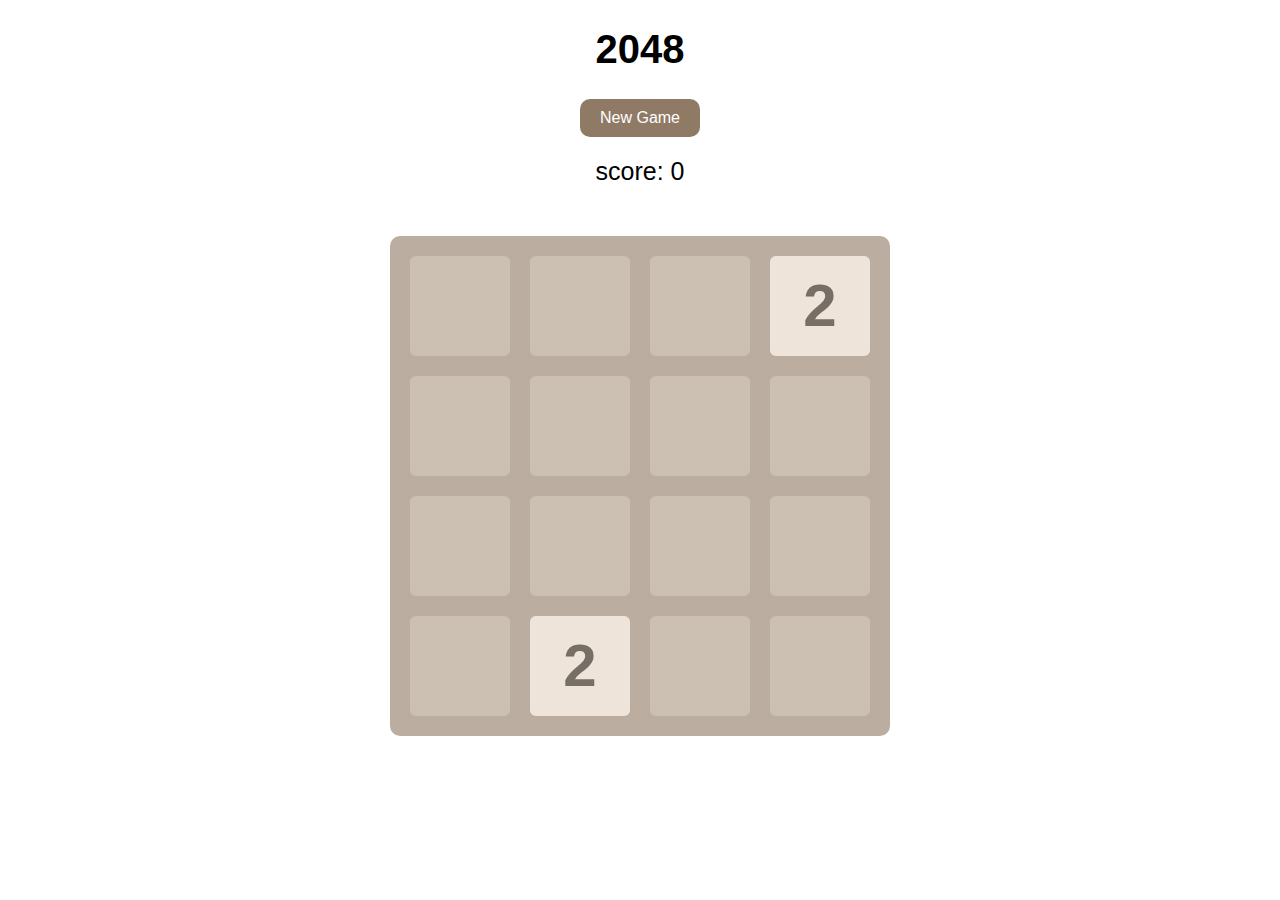
<file: 2048/index.html>
<!DOCTYPE html>
<html lang="en">
<head>
    <meta charset="UTF-8">
    <title>2048</title>
    <link rel="stylesheet" type="text/css" href="2048.css"/>

    <script type="text/javascript" src="jquery1.8.3.js"></script>
    <script type="text/javascript" src="support2048.js"></script>
    <script type="text/javascript" src="showanimation2048.js"></script>
    <script type="text/javascript" src="main2048.js"></script>
</head>
<body>
<header>
    <h1>2048</h1>
    <a href="javascript:newGame();" id="newGameButton">New Game</a>
    <p><span id="score">score:0</span></p>
</header>

<div id="grid-container">
    <div class="grid-cell" id="grid-cell-0-0"></div>
    <div class="grid-cell" id="grid-cell-0-1"></div>
    <div class="grid-cell" id="grid-cell-0-2"></div>
    <div class="grid-cell" id="grid-cell-0-3"></div>

    <div class="grid-cell" id="grid-cell-1-0"></div>
    <div class="grid-cell" id="grid-cell-1-1"></div>
    <div class="grid-cell" id="grid-cell-1-2"></div>
    <div class="grid-cell" id="grid-cell-1-3"></div>

    <div class="grid-cell" id="grid-cell-2-0"></div>
    <div class="grid-cell" id="grid-cell-2-1"></div>
    <div class="grid-cell" id="grid-cell-2-2"></div>
    <div class="grid-cell" id="grid-cell-2-3"></div>

    <div class="grid-cell" id="grid-cell-3-0"></div>
    <div class="grid-cell" id="grid-cell-3-1"></div>
    <div class="grid-cell" id="grid-cell-3-2"></div>
    <div class="grid-cell" id="grid-cell-3-3"></div>
</div>
</body>
</html>
</file>
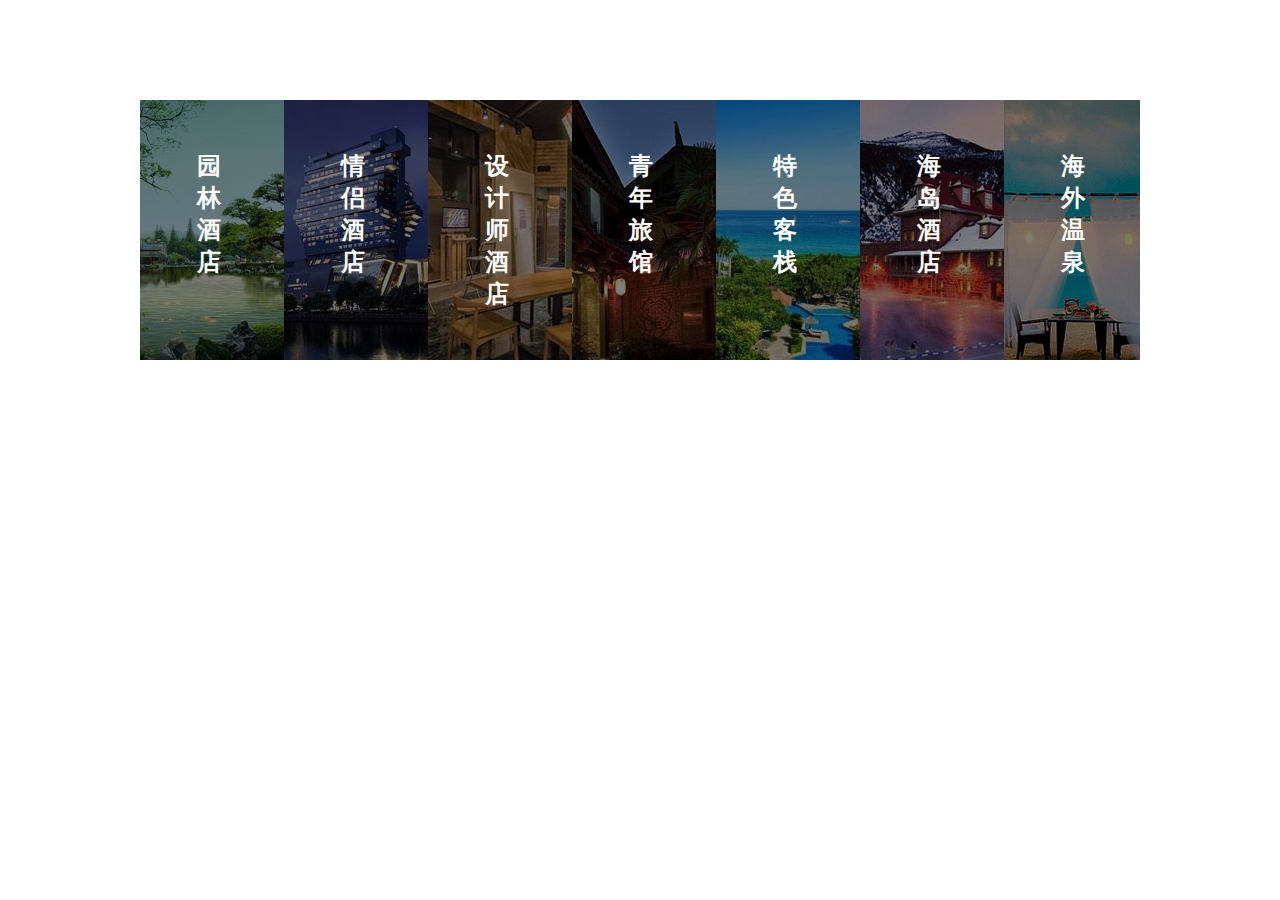
<file: 手风琴效果/index.html>
<!DOCTYPE html>
<html lang="en">
<head>
    <meta charset="UTF-8">
    <title>图片切换</title>
    <link rel="stylesheet" href="css/main.css"/>
</head>
<body>
<div id="box">
    <ul>
        <li>
            <!--图片-->
            <div class="img" style="background-image: url('images/1.jpg')"></div>
            <!--遮罩-->
            <div class="shadow"><h2>园林酒店</h2></div>
        </li>
        <li>
            <div class="img" style="background-image: url('images/2.jpg')"></div>
            <div class="shadow"><h2>情侣酒店</h2></div>
        </li>
        <li>
            <div class="img" style="background-image: url('images/3.jpg')"></div>
            <div class="shadow"><h2>设计师酒店</h2></div>
        </li>
        <li>
            <div class="img" style="background-image: url('images/4.jpg')"></div>
            <div class="shadow"><h2>青年旅馆</h2></div>
        </li>
        <li>
            <div class="img" style="background-image: url('images/5.jpg')"></div>
            <div class="shadow"><h2>特色客栈</h2></div>
        </li>
        <li>
            <div class="img" style="background-image: url('images/6.jpg')"></div>
            <div class="shadow"><h2>海岛酒店</h2></div>
        </li>
        <li>
            <div class="img" style="background-image: url('images/7.jpg')"></div>
            <div class="shadow"><h2>海外温泉</h2></div>
        </li>
    </ul>

</div>
<script src="js/jquery-1.11.1.min.js"></script>
<script>
    //alert($);
    $("#box ul li").hover(function () {//鼠标悬停事件
        $(this).stop().animate({"width": "400px"}, 200, function () {
            $(this).css({
                "border-left": "1px solid #fff",
                "border-right": "1px solid #fff"
            });
        });
        $(this).siblings().stop().animate({"width": "101px"}, 200);
        $(this).find(".shadow").hide();
    }, function () {//鼠标移出
        $("#box ul li").stop().animate({"width": "144px"}, 200).css("border", "0");
        $(this).find(".shadow").show();
    });
</script>
</body>
</html>
</file>
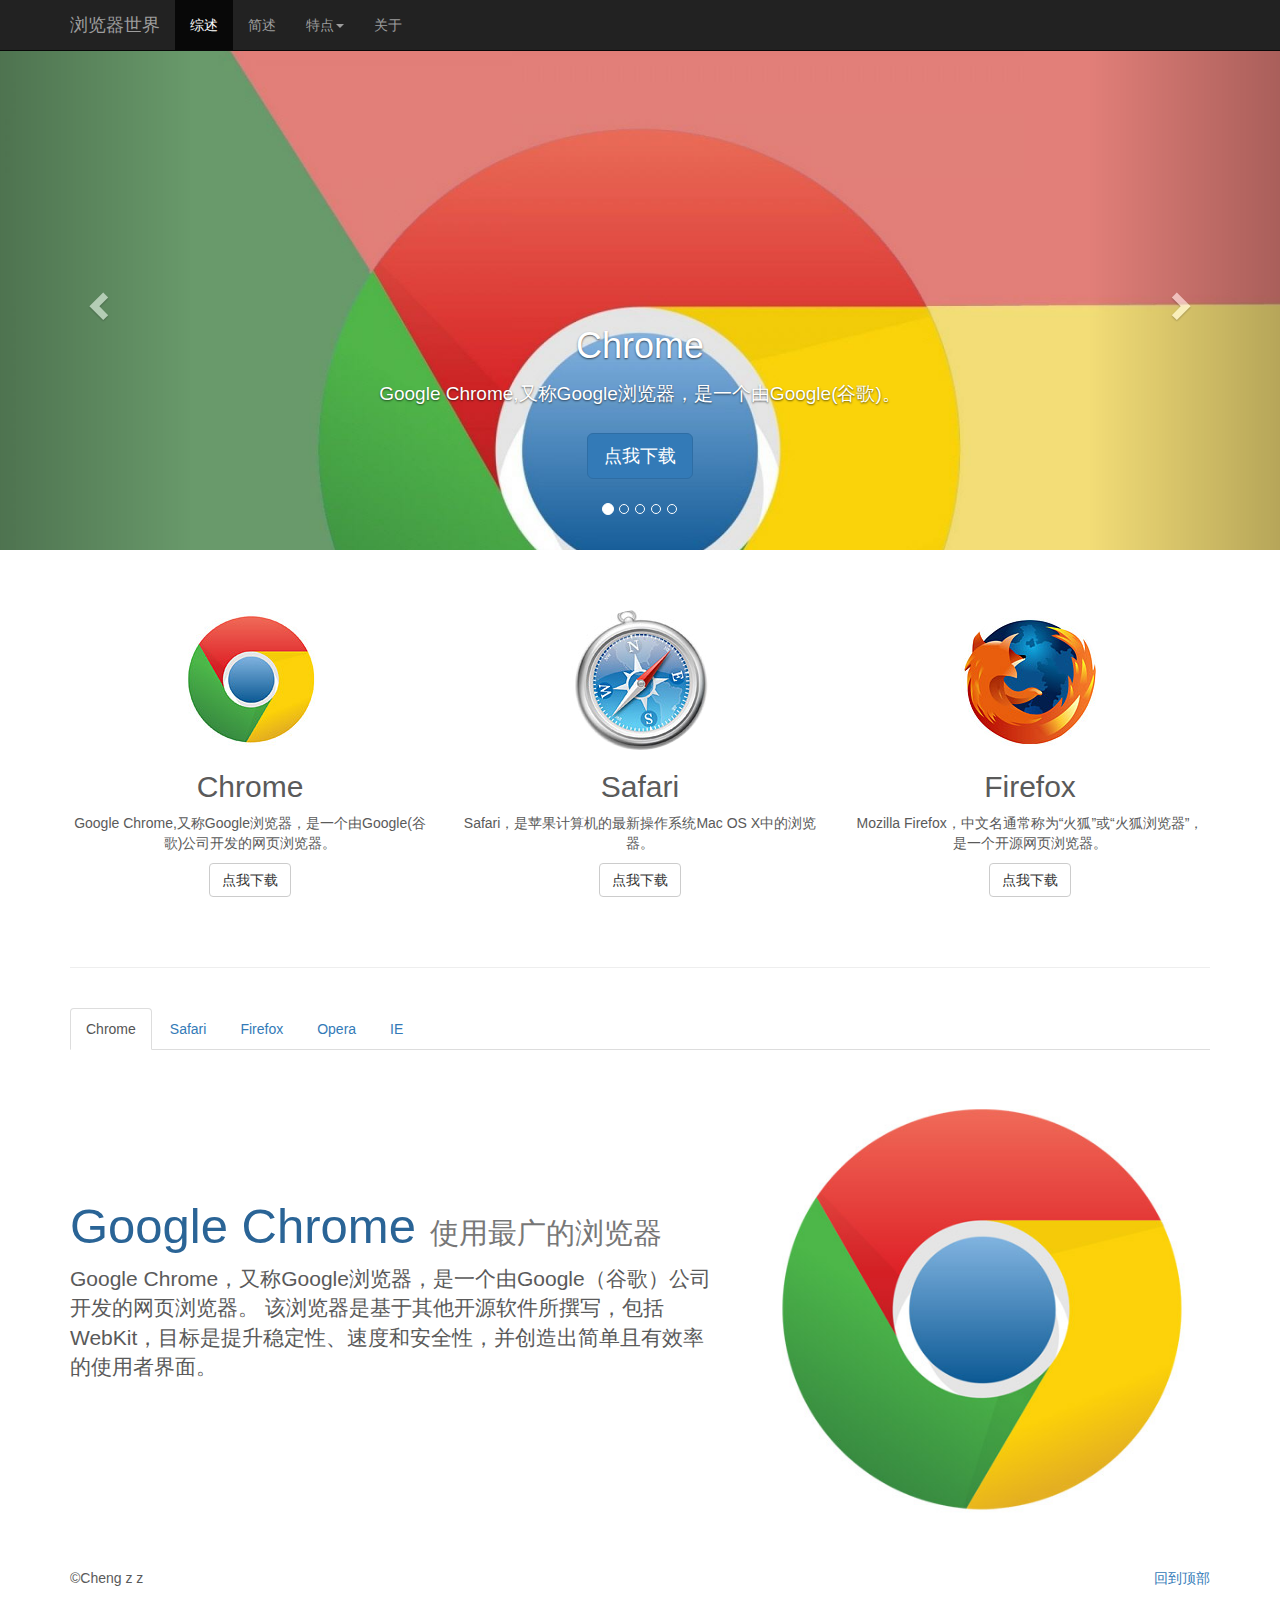
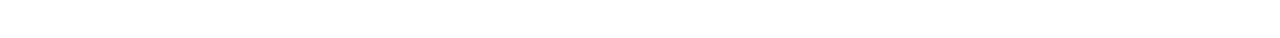
<file: 浏览器世界/index.html>
<!DOCTYPE html>
<html lang="en">
<head>
    <meta charset="UTF-8">
    <meta http-equiv="x-ua-compatible" content="IE=edge">
    <meta name="viewport" content="width=device-width,initial-scale=1">
    <title>浏览器世界</title>

    <!--[if lt IE 9]>
    <script src="js/html5shiv.js"></script>
    <script src="js/respond.min.js"></script>
    <![endif]-->

    <!--导入Bootstrap-->
    <link rel="stylesheet" href="css/bootstrap.min.css">

    <style>
        body {
            padding-top: 50px;
            padding-bottom: 40px;
            color: #5a5a5a;
        }

        /*轮播广告*/
        .carousel {
            height: 500px;
            margin-bottom: 60px;
        }

        .carousel .item {
            height: 500px;
            background-color: #000;
        }

        .carousel img {
            width: 100%;
        }

        .carousel-caption {
            z-index: 9;
        }

        .carousel-caption p {
            margin-bottom: 21px;
            font-size: 19px;
            line-height: 1.9;
        }

        /*简介*/
        .summary {
            padding-right: 15px;
            padding-left: 15px;
        }

        #summary-container .col-md-4 {
            margin-bottom: 20px;
            text-align: center;
        }

        /*特性*/
        .feature-divider {
            margin: 40px 0;
        }

        .feature {
            padding: 30px 0;
        }

        .feature-heading {
            font-size: 49px;
            color: #2a6496;
        }

        .feature-heading .text-muted {
            font-size: 29px;
        }

        /* 响应式布局 */

        @media (max-width: 768px) {

            .summary {
                padding-right: 3px;
                padding-left: 3px;
            }

            .carousel {
                height: 300px;
                margin-bottom: 30px;
            }

            .carousel .item {
                height: 300px;
            }

            .carousel img {
                min-height: 300px;
            }

            .carousel-caption p {
                font-size: 16px;
                line-height: 1.4;
            }

            .feature-heading {
                font-size: 34px;
            }

            .feature-heading .text-muted {
                font-size: 22px;
            }
        }

        @media (min-width: 992px) {
            .feature-heading {
                margin-top: 120px;
            }
        }


    </style>

</head>
<body>

<!-- 顶部导航 -->
<div class="navbar navbar-inverse navbar-fixed-top" role="navigation" id="menu-nav">
    <div class="container">

        <div class="navbar-header">
            <button type="button" class="navbar-toggle" data-toggle="collapse"
                    data-target=".navbar-collapse">
                <span class="sr-only">切换导航</span>
                <span class="icon-bar"></span>
                <span class="icon-bar"></span>
                <span class="icon-bar"></span>
            </button>
            <a class="navbar-brand" href="#">浏览器世界</a>
        </div>

        <div class="collapse navbar-collapse" id="demo-navbar">
            <ul class="nav navbar-nav">
                <li class="active"><a href="#ad-carousel">综述</a></li>
                <li><a href="#summary-container">简述</a></li>
                <li class="dropdown">
                    <a href="#" class="dropdown-toggle" data-toggle="dropdown">特点<span
                            class="caret"><!--下拉小箭头图标--></span></a>
                    <ul class="dropdown-menu" role="menu">
                        <li><a href="#feature-tab" data-tab="tab-chrome">Chrome</a></li>
                        <li><a href="#feature-tab" data-tab="tab-safari">Safari</a></li>
                        <li class="divider"></li>
                        <li><a href="#feature-tab" data-tab="tab-firefox">Firefox</a></li>
                        <li><a href="#feature-tab" data-tab="tab-opera">Opera</a></li>
                        <li><a href="#feature-tab" data-tab="tab-ie">IE</a></li>
                    </ul>
                </li>
                <li><a href="#" data-toggle="modal" data-target="#about-modal">关于</a></li>
            </ul>
        </div>
    </div>
</div>

<!-- 广告轮播 -->
<div id="ad-carousel" class="carousel slide" data-ride="carousel">
    <ol class="carousel-indicators">
        <li data-target="#ad-carousel" data-slide-to="0" class="active"></li>
        <li data-target="#ad-carousel" data-slide-to="1"></li>
        <li data-target="#ad-carousel" data-slide-to="2"></li>
        <li data-target="#ad-carousel" data-slide-to="3"></li>
        <li data-target="#ad-carousel" data-slide-to="4"></li>
    </ol>
    <div class="carousel-inner" role="listbox">
        <div class="item active">
            <img src="images/chrome-big.jpg" alt="1 slide">
            <div class="container">
                <div class="carousel-caption">
                    <h1>Chrome</h1>
                    <p>Google Chrome,又称Google浏览器，是一个由Google(谷歌)。</p>
                    <p><a class="btn btn-lg btn-primary" href="http://www.google.cn/intl/zh-CN/chrome/browser/">点我下载</a>
                    </p>
                </div>
            </div>
        </div>
        <div class="item">
            <img src="images/safari-big.jpg" alt="2 slide">
            <div class="container">
                <div class="carousel-caption">
                    <h1>Safari</h1>
                    <p>Safari，是苹果计算机的最新操作系统Mac OS X中的浏览器。</p>
                    <p><a class="btn btn-lg btn-primary" href="http://www.apple.com/cn/safari/" target="_blank"
                          role="button">点我下载</a></p>
                </div>
            </div>
        </div>
        <div class="item">
            <img src="images/firefox-big.jpg" alt="3 slide">
            <div class="container">
                <div class="carousel-caption">
                    <h1>Firefox</h1>
                    <p>Mozilla Firefox，中文名通常称为“火狐”或“火狐浏览器”，是一个开源网页浏览器。</p>
                    <p><a class="btn btn-lg btn-primary" href="http://www.firefox.com.cn/download/" target="_blank"
                          role="button">点我下载</a></p>
                </div>
            </div>
        </div>
        <div class="item">
            <img src="images/opera-big.jpg" alt="4 slide">
            <div class="container">
                <div class="carousel-caption">
                    <h1>Opera</h1>
                    <p>Opera浏览器，是一款挪威Opera Software ASA公司制作的支持多页面标签式浏览的网络浏览器。</p>
                    <p><a class="btn btn-lg btn-primary" href="http://www.opera.com/zh-cn" target="_blank"
                          role="button">点我下载</a></p>
                </div>
            </div>
        </div>
        <div class="item">
            <img src="images/ie-big.jpg" alt="5 slide">
            <div class="container">
                <div class="carousel-caption">
                    <h1>IE</h1>
                    <p>Internet Explorer，简称 IE，是微软公司推出的一款网页浏览器。</p>
                    <p><a class="btn btn-lg btn-primary" href="http://ie.microsoft.com/" target="_blank"
                          role="button">点我下载</a></p>
                </div>
            </div>
        </div>
    </div>
    <a class="left carousel-control" href="#ad-carousel" role="button" data-slide="prev">
        <span class="glyphicon glyphicon-chevron-left"></span>
        <span class="sr-only">上一页</span>
    </a>
    <a class="right carousel-control" href="#ad-carousel" role="button" data-slide="next">
        <span class="glyphicon glyphicon-chevron-right"></span>
        <span class="sr-only">下一页</span>
    </a>
</div>

<!--主页面-->
<div class="container summary">

    <!--简介-->
    <div class="row" id="summary-container">
        <div class="col-md-4">
            <img class="img-circle" src="images/chrome-logo-small.jpg" alt="chrome">
            <h2>Chrome</h2>
            <p>Google Chrome,又称Google浏览器，是一个由Google(谷歌)公司开发的网页浏览器。</p>
            <p><a class="btn btn-default" href="#" role="button">点我下载</a></p>
        </div>
        <div class="col-md-4">
            <img class="img-circle" src="images/safari-logo-small.jpg" alt="safari">
            <h2>Safari</h2>
            <p>Safari，是苹果计算机的最新操作系统Mac OS X中的浏览器。</p>
            <p><a class="btn btn-default" href="#" role="button">点我下载</a></p>
        </div>
        <div class="col-md-4">
            <img class="img-circle" src="images/firefox-logo-small.jpg" alt="firefox">
            <h2>Firefox</h2>
            <p>Mozilla Firefox，中文名通常称为“火狐”或“火狐浏览器”，是一个开源网页浏览器。</p>
            <p><a class="btn btn-default" href="#" role="button">点我下载</a></p>
        </div>
    </div>

    <!--特性-->
    <hr class="feature-divider">
    <ul class="nav nav-tabs" role="tablist" id="feature-tab">
        <li class="active"><a href="#tab-chrome" role="tab" data-toggle="tab">Chrome</a></li>
        <li><a href="#tab-safari" role="tab" data-toggle="tab">Safari</a></li>
        <li><a href="#tab-firefox" role="tab" data-toggle="tab">Firefox</a></li>
        <li><a href="#tab-opera" role="tab" data-toggle="tab">Opera</a></li>
        <li><a href="#tab-ie" role="tab" data-toggle="tab">IE</a></li>
    </ul>

    <div class="tab-content">
        <div class="tab-pane active" id="tab-chrome">
            <div class="row feature">
                <div class="col-md-7">
                    <h2 class="feature-heading">Google Chrome <span
                            class="text-muted">使用最广的浏览器</span></h2>
                    <p class="lead">Google Chrome，又称Google浏览器，是一个由Google（谷歌）公司开发的网页浏览器。
                        该浏览器是基于其他开源软件所撰写，包括WebKit，目标是提升稳定性、速度和安全性，并创造出简单且有效率的使用者界面。</p>
                </div>
                <div class="col-md-5">
                    <img class="feature-image img-responsive" src="images/chrome-logo.jpg"
                         alt="Chrome">
                </div>
            </div>
        </div>
        <div class="tab-pane" id="tab-safari">
            <div class="row feature">
                <div class="col-md-7">
                    <h2 class="feature-heading">Safari<span class="text-muted">Mac用户首选</span></h2>
                    <p class="lead">Safari，是苹果计算机的最新操作系统Mac OS X中的浏览器，使用了KDE的KHTML作为浏览器的运算核心。
                        Safari在2003年1月7日首度发行测试版，并成为Mac OS X v10.3与之后的默认浏览器，也是iPhone与IPAD和iPod touch的指定浏览器。</p>
                </div>
                <div class="col-md-5">
                    <img class="feature-image img-responsive" src="images/safari-logo.jpg"
                         alt="Safari">
                </div>
            </div>
        </div>
        <div class="tab-pane" id="tab-firefox">
            <div class="row feature">
                <div class="col-md-5">
                    <img class="feature-image img-responsive" src="images/firefox-logo.jpg"
                         alt="Firefox">
                </div>
                <div class="col-md-7">
                    <h2 class="feature-heading">Mozilla Firefox <span class="text-muted">美丽的狐狸</span>
                    </h2>
                    <p class="lead">Mozilla Firefox，中文名通常称为“火狐”或“火狐浏览器”，是一个开源网页浏览器，
                        使用Gecko引擎（非ie内核），支持多种操作系统如Windows、Mac和linux。</p>
                </div>
            </div>
        </div>
        <div class="tab-pane" id="tab-opera">
            <div class="row feature">
                <div class="col-md-5">
                    <img class="feature-image img-responsive" src="images/opera-logo.jpg"
                         alt="Opera">
                </div>
                <div class="col-md-7">
                    <h2 class="feature-heading">Opera <span class="text-muted">小众但易用</span>
                    </h2>

                    <p class="lead">Opera浏览器，是一款挪威Opera Software ASA公司制作的支持多页面标签式浏览的网络浏览器。
                        是跨平台浏览器可以在Windows、Mac和Linux三个操作系统平台上运行。.</p>
                </div>
            </div>
        </div>
        <div class="tab-pane" id="tab-ie">
            <div class="row feature">
                <div class="col-md-7">
                    <h2 class="feature-heading">IE <span class="text-muted">你懂的</span></h2>
                    <p class="lead">Internet Explorer，原称Microsoft Internet Explorer(6版本以前)和Windows Internet
                        Explorer(7，8，9，10版本)，
                        简称IE，是美国微软公司推出的一款网页浏览器。它采用的排版引擎(俗称内核)为Trident。</p>
                </div>
                <div class="col-md-5">
                    <img class="feature-image img-responsive" src="images/ie-logo.jpg"
                         alt="IE">
                </div>
            </div>
        </div>
    </div>

    <!-- 关于 -->
    <div class="modal fade" id="about-modal" tabindex="-1" role="dialog" aria-labelledby="modal-label"
         aria-hidden="true">
        <div class="modal-dialog">
            <div class="modal-content">
                <div class="modal-header">
                    <button type="button" class="close" data-dismiss="modal" data-dismiss="modal">
                    <span aria-hidden="true">
                        &times;</span><span class="sr-only">关闭</span>
                        </span>
                    </button>
                    <h4 class="modal-title" id="modal-lable">关于</h4>
                </div>
                <div class="modal-body">
                    <p>cheng zzz</p>
                </div>
                <div class="modal-footer">
                    <button type="button" class="btn btn-default" data-dismiss="modal">close</button>
                </div>
            </div>
        </div>
    </div>

    <!--脚部-->
    <footer>
        <p class="pull-right"><a href="#top">回到顶部</a></p>
        <p>&copy;Cheng z z</p>
    </footer>

</div>


<!--导入Jquery.js Bootstrap.js-->
<script src="js/jquery-1.11.1.min.js"></script>
<script src="js/bootstrap.min.js"></script>
<script>
    $(function () {
        $('#ad-carousel').carousel();
        $('#menu-nav .navbar-collapse a').click(function (e) {
            var href = $(this).attr('href');
            var tabId = $(this).attr('data-tab');
            if ('#' !== href) {
                e.preventDefault();
                $(document).scrollTop($(href).offset().top - 70);
                if (tabId) {
                    $('#feature-tab a[href=#' + tabId + ']').tab('show');
                }
            }
        });
    });
</script>
</body>
</html>
</file>
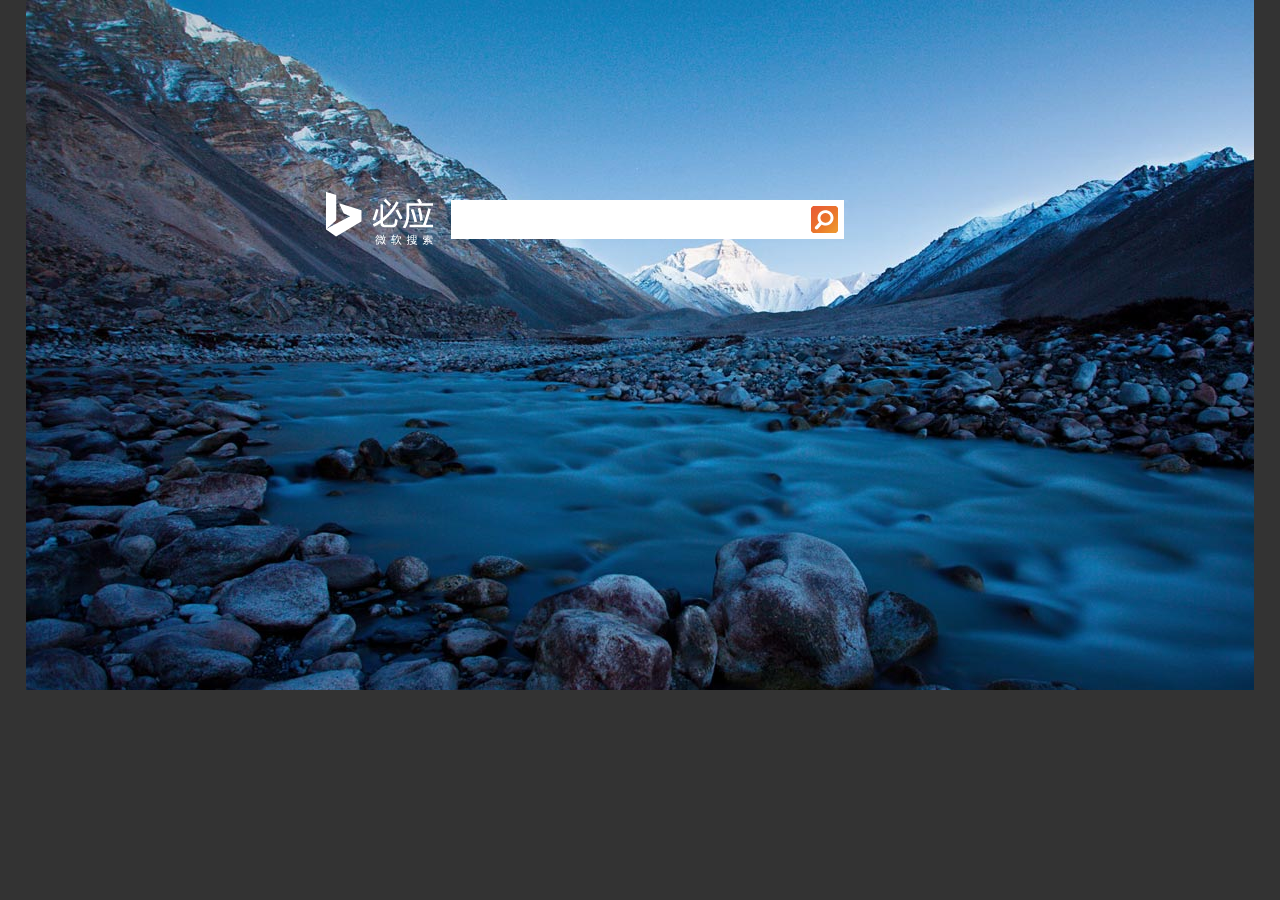
<file: 搜索框制作/智能提示搜索框/index.html>
<!DOCTYPE html>
<html lang="en">
<head>
    <meta charset="UTF-8">
    <meta http-equiv="X-UA-COMPATIBLE" content="IE=edge"/>
    <title>bing search</title>
    <style type="text/css">
        body {
            background-color: #333;
            padding: 0;
            margin: 0;
        }

        .bg-div {
            background: url(river.jpg) no-repeat;
            width: 1228px;
            height: 690px;
            margin: 0 auto;
            position: relative;
        }

        .logo {
            background: url("logo.png");
            width: 107px;
            height: 53px;
            float: left;
            margin: -8px 18px 0 0;
        }

        form {
            float: left;
            background-color: #fff;
            padding: 5px;
        }

        .search-text {
            border: 0;
            float: left;
            height: 25px;
            line-height: 25px; /*为了使文本垂直居中*/
            outline: none; /*设置输入框边框为空*/
            width: 350px;
        }

        .search-button {
            border: 0;
            background-image: url("search-button.png");
            width: 29px;
            height: 29px;
            float: left;
        }

        .search-box {
            position: absolute;
            top: 200px;
            left: 300px;
        }

        .suggest {
            width: 388px;
            border: 1px solid #999;
            background: #FFF;
        }

        .suggest ul {
            list-style: none;
            padding: 0;
            margin: 0;
        }

        .suggest ul li {
            padding: 3px;
            font-size: 14px;
            line-height: 25px;
            cursor: pointer; /*设置当鼠标移入的时候光标变为手形*/
        }

        .suggest ul li:hover {
            text-decoration: underline;
            background-color: #e5e5e5;
        }

    </style>
</head>
<body>
<div class="bg-div">
    <div class="search-box">
        <div class="logo"></div>
        <form id="search-form" action="http://cn.bing.com/search" target="_self">
            <input type="text" id="search_input" class="search-text" name="q" autocomplete="off"/>
            <input type="submit" class="search-button" value=""/>
        </form>
    </div>
    <div class="suggest" id="search-suggest" style="display: none;">
        <ul id="search-result">
            <li>cheng</li>
            <li>搜索结果1</li>
            <li>搜索结果2</li>
        </ul>
    </div>
    <script type="text/javascript" src="jq.js"></script>
    <script type="text/javascript">
        $("#search_input").bind("keyup", function () {
            var searchText = $("#search_input").val();
            $.get("http://cn.bing.com/qsonhs.aspx?q=" + searchText, function (d) {
                var d = d.AS.Results[0].Suggests;
                //alert(d.length);
                var html = " ";
                for (var i = 0; i < d.length; i++) {
                    html += "<li>" + d[i].Txt + "</li>";

                }
                //alert(html);
                $("#search-result").html(html);
                //展示列表
                $("#search-suggest").show().css({
                    position: "absolute",
                    top: $("#search-form").offset().top + $("#search-form").height() + 10,
                    left: $("#search-form").offset().left - 61
                });

            }, "json");
        });

        //函数绑定
        $(document).bind("click", function () {
            $("#search-suggest").hide();
        });
        /*$(".search-button").bind("click", function () {
         var keyword=$("#search_input").val();
         });
         */

        //事件代理
        $(document).delegate("li", "click", function () {
            var keyword = $(this).text();
            location.href = "http://cn.bing.com/search?q=" + keyword;
        });

    </script>
</div>
</body>
</html>
</file>
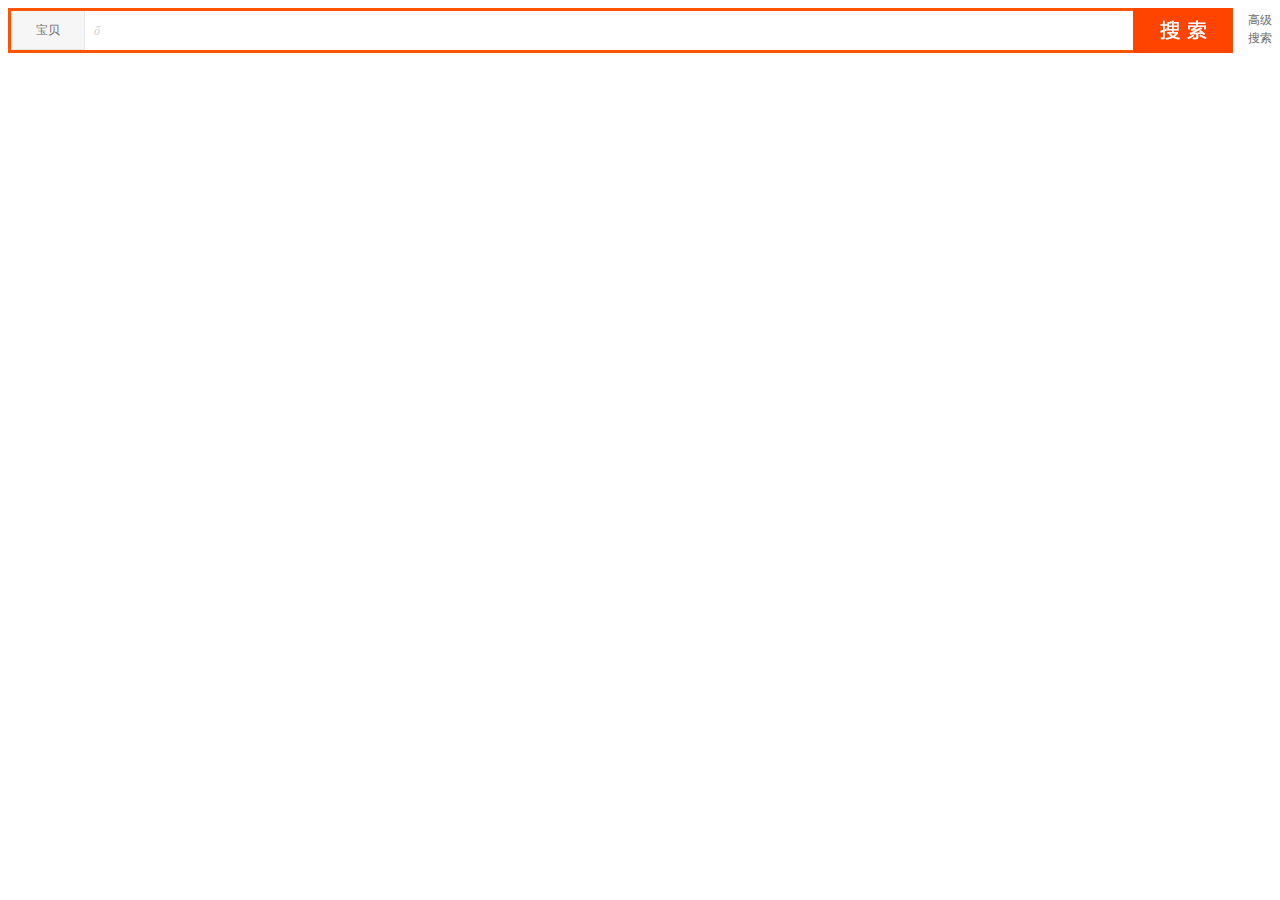
<file: 搜索框制作/淘宝搜索框/index.html>
<!DOCTYPE html>
<html lang="en">
<head>
    <meta charset="UTF-8" http-equiv="content-type" content="text/html"/>
    <title>Taobao</title>
    <style type="text/css">
        @font-face {
            font-family: iconfont;
            src: url(http://g.tbcdn.cn/tb/icon-font/1.1.5/iconfont.eot);
            src: url(http://g.tbcdn.cn/tb/icon-font/1.1.5/iconfont.eot?#iefix) format("embedded-opentype"),
            url(http://g.tbcdn.cn/tb/icon-font/1.1.5/iconfont.woff) format("woff"),
            url(http://g.tbcdn.cn/tb/icon-font/1.1.5/iconfont.ttf) format("truetype"),
            url(http://g.tbcdn.cn/tb/icon-font/1.1.5/iconfont.svg#uxiconfont) format("svg");
        }

        * {
            padding: 0;
        }

        body {
            font: 12px/1.5 tahoma, arial, sans-searif;
        }

        a {
            text-decoration: none;
        }

        .search-container {
            position: relative;
        }

        .search-tips {
            float: right;
            padding: 3px 0 0 15px;
        }

        .search-tips a {
            color: #6c6c6c;
        }

        .search-button {
            float: right;
        }

        .btn-search {
            background: url("btn.png");
            width: 100px;
            height: 45px;
            background-position: 0 -200px;
            border: 0;
            cursor: pointer;
        }

        .search-common-panel input {
            height: 39px;
            line-height: 39px;
            width: 100%;
            border: 0 none;
            outline: 0;
            background: #fff;
        }

        .search-common-panel i {
            position: absolute;
            top: 14px;
            left: 86px;
            z-index: 999;
            color: #ccc;
        }

        .search-common-panel {
            height: 39px;
            background-color: #f50;
            overflow: hidden;
            padding: 3px 0 3px 77px;
            color: #ccc;
        }

        .iconfont {
            font-family: iconfont;
            font-size: 12px;
            font-sytle: normal;
        }

        ul {
            list-style: none;
            display: block;
        }

        ul, li {
            margin: 0;
            padding: 0;
        }

        .search-list {
            position: absolute;
            top: 3px;
            left: 3px;
            width: 72px;
            height: 38px;
            overflow: hidden;
            background: #fff;
            border-right: 1px solid #e5e5e5;
            border-bottom:1px solid #e5e5e5;
            border-left:1px solid #e5e5e5;
        }

        .search-list li {
            height: 39px;
            line-height: 39px;
            overflow: hidden;
            text-align: center;
        }

        .search-list li a {
            color: #6c6c6c;
            display: block;
        }

        .search-list .selected {
            background-color: #f6f6f6;
            display: block;
        }

        .trigger-hover {
            height: auto;
        }

        .trigger-hover li {
            display: block;
        }

    </style>
</head>
<body>
<div class="search-container">
    <div class="search-list" id="search_tab">
        <ul>
            <li id="tab_1" class="selected">
                <a href="#">宝贝</a>
            </li>
            <li id="tab_2">
                <a href="#">店铺</a>
            </li>
        </ul>
    </div>
    <div class="search-pannel">
        <form action="">
            <div class="search-tips">
                <a href="#">
                    高级<br/>搜索
                </a>
            </div>
            <div class="search-button">
                <button type="submit" class="btn-search"></button>
            </div>
            <div class="search-common-panel">
                <input type="text" x-webkit-speech=""/>
                <i class="iconfont">ő</i>
            </div>
        </form>
    </div>
</div>
<script type="text/javascript">
    var getDOM = function (id) {
        return document.getElementById(id);
    };

    var addEvent = function (id, event, fn) {
        var el = getDOM(id) || document;
        if (el.addEventListener) {
            el.addEventListener(event, fn, false);
        } else if (el.attachEvent) {
            el.attachEvent("on" + event, fn);
        }
    };

    addEvent('search_tab','mouseover',function(){
        this.className +=' trigger-hover';//一定要有空格
    })
    addEvent('search_tab','mouseout',function(){
        this.className ='search-list';
    })
    addEvent('tab_1','mouseover',function(){
        if(this.className.indexOf('selected')<0){
            this.className +='selected';
        }
    });
    addEvent('tab_1','mouseout',function(){
        this.className='';
    });
    addEvent('tab_1','click',function(){
        getDOM('search-tab').className ='search-list';
    });
    addEvent('tab_2','mouseover',function(){
        if(this.className.indexOf('selected')<0){
            this.className +='selected';
        }
    });
    addEvent('tab_2','mouseout',function(){
        this.className =' ';
    });
    addEvent('tab_2','click',function(){
        this.className =' ';//鼠标滑过时已经将tab_2的className 设置为'selected' 这里置空。
        var a =getDOM('tab_1').innerHTML;
        getDOM('tab_1').innerHTML=getDOM('tab_2').innerHTML;
        getDOM('tab_2').innerHTML=a;
        getDOM('search_tab').className =' search-list';
    });
</script>
</body>
</html>
</file>
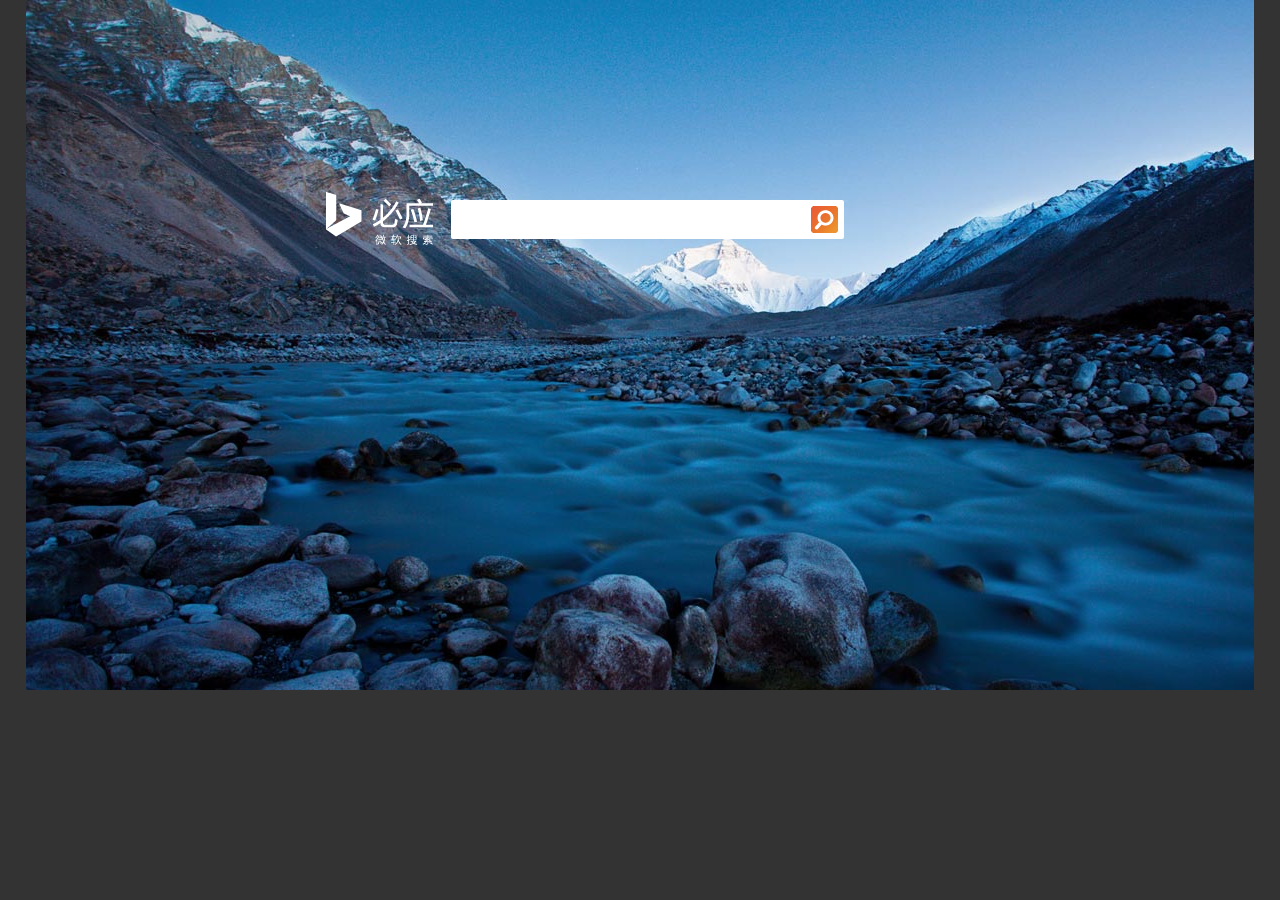
<file: 搜索框制作/简单搜索框/index.html>
<!DOCTYPE html>
<html lang="en">
<head>
    <meta charset="UTF-8">
    <meta http-equiv="X-UA-COMPATIBLE" content="IE=edge"/>
    <title>bing search</title>
    <style type="text/css">
        body {
            background-color: #333;
            padding: 0;
            margin: 0;
        }

        .bg-div {
            background: url(river.jpg) no-repeat;
            width: 1228px;
            height: 690px;
            margin: 0 auto;
            position: relative;
        }

        .logo {
            background: url("logo.png");
            width: 107px;
            height: 53px;
            float: left;
            margin: -8px 18px 0 0;
        }

        form {
            float: left;
            background-color: #fff;
            padding: 5px;
            border-radius: 2px;
        }

        .search-input-text {
            border: 0;
            float: left;
            height: 25px;
            line-height: 25px; /*为了使文本垂直居中*/
            outline: none; /*设置输入框边框为空*/
            width: 350px;
        }

        .search-input-button {
            border: 0;
            background-image: url("search-button.png");
            width: 29px;
            height: 29px;
            float: left;
        }

        .search-fox {
            position: absolute;
            top: 200px;
            left: 300px;
        }

    </style>
</head>
<body>
<div class="bg-div">
    <div class="search-fox">
        <div class="logo"></div>
        <form>
            <input type="text" class="search-input-text"/>
            <input type="submit" class="search-input-button" value=""/>
        </form>
    </div>
</div>
</body>
</html>
</file>
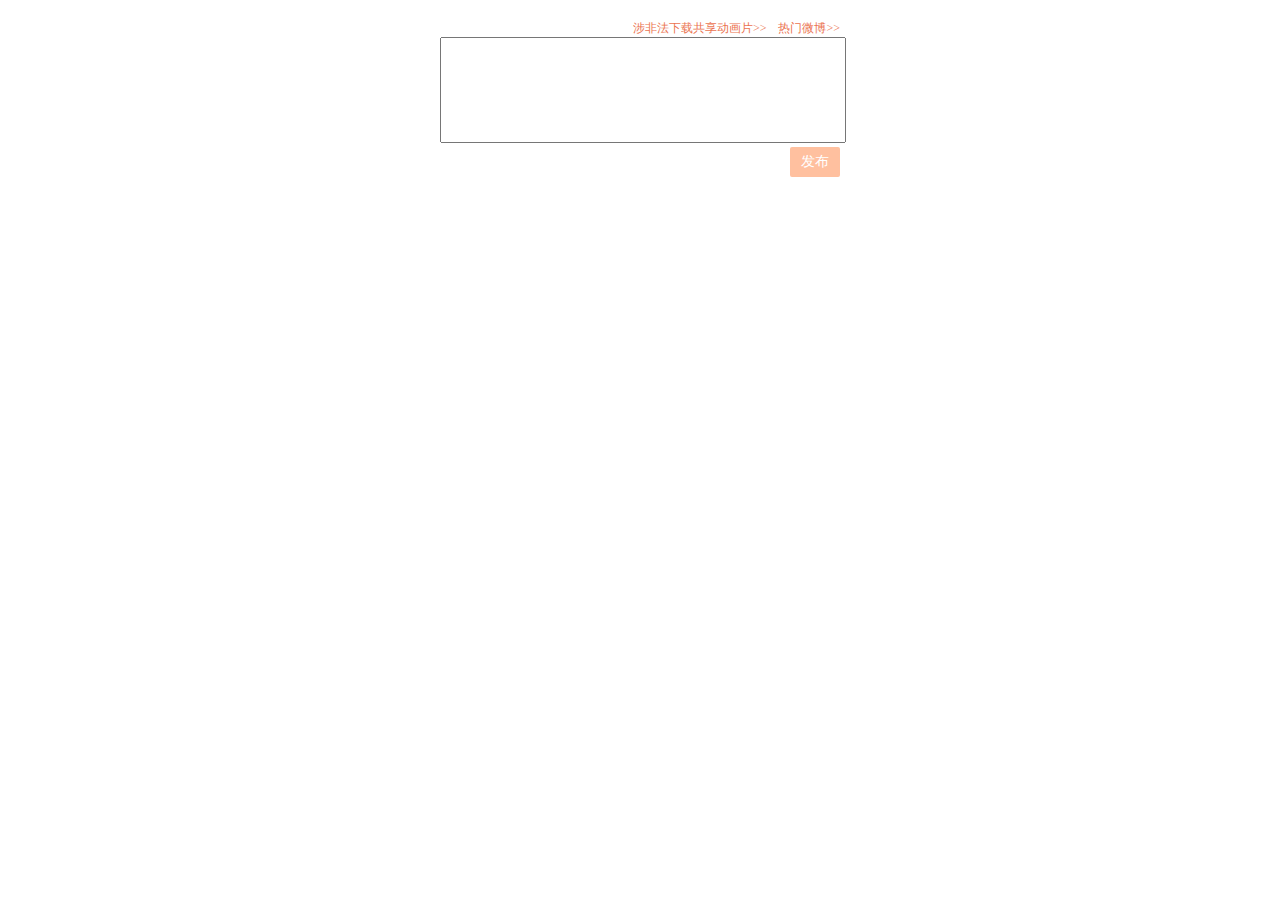
<file: 微博发布框/demo.html>
<!DOCTYPE html>
<html lang="en">
<head>
    <meta charset="UTF-8">
    <title>weibo</title>
    <style>
        body {
            font-size: 12px;
            font-family: "微软雅黑";
        }

        #div1 {
            width: 400px;
            margin: 20px auto;
        }

        #div1 p {
            float: right;
            margin: 0;
            color: #EB7350;
        }

        #div1 textarea {
            width: 400px;
            height: 100px;
            resize: none;
            outline: none;
        }

        #div1 textarea.tShow {
            border: 1px #FA7D3C solid;
        }

        #div1 a {
            width: 50px;
            height: 30px;
            font-size: 16px;
            line-height: 30px;
            text-align: center;
            float: right;
            background: #FF8140;
            color: #fff;
            border-radius: 2px;
            text-decoration: none;
        }

        #div1 a.dis {
            font-size: 14px;
            background: #FFC09F;
            color: #fff;
            border-radius: 2px;
        }

    </style>
    <script type="text/javascript">
        //onchange:失去光标一次触发一次，只能触发一次
        //ie：onpropertychange:输入连续触发
        //标准:oninput:输入连续触发

        window.onload = function () {
            var oDiv = document.getElementById("div1");
            var oP = oDiv.getElementsByTagName("p")[0];
            var oT = oDiv.getElementsByTagName("textarea")[0];
            var oA = oDiv.getElementsByTagName("a")[0];

            var bBtn = true;
            var timer = null;
            var iNum = 0;

            oT.onfocus = function () {
                oT.className = "tShow";
                if (bBtn) {
                    oP.innerHTML = "<span></span>";
                    oT.style.marginTop = "17px";
                    bBtn = false;
                }
            };

            oT.onblur = function () {
                oT.className = "";
                if (oT.value == "") {
                    oP.innerHTML = "涉非法下载共享动画片>>　热门微博>>";
                    oT.style.marginTop = "0px";
                    bBtn = true;
                }
            };

            oT.oninput = toChange;

            function toChange() {
                var num = Math.ceil(getLength(oT.value) / 2);
                var oSpan = oDiv.getElementsByTagName("span")[0];

                if (num > 0 && num < 140) {
                    oSpan.innerHTML = "已输入<span>" + num + "</span>字";
                    oSpan.style.fontStyle = "italic";
                    oSpan.style.color = "#808080";
                    oT.style.marginTop = "0px";

                } else if (num >= 140 && num <= 2000) {
                    oSpan.innerHTML = "已输入<span>" + num + "</span>字";
                    oSpan.style.fontStyle = "italic";
                    oSpan.style.color = "#808080";
                    oT.style.marginTop = "0px";
                    var oNum = oSpan.getElementsByTagName("span")[0];
                    oNum.style.color = "#FF9900";
                    oNum.style.fontWeight = 900;
                } else if (num == 0) {
                    oSpan.innerHTML = "";
                    oT.style.marginTop = "17px";
                } else {
                    oSpan.innerHTML = "已超出<span>" + (num - 2000) + "</span>字";
                    oSpan.style.fontStyle = "italic";
                    oSpan.style.color = "#808080";
                    oT.style.marginTop = "0px";
                    var oNum = oSpan.getElementsByTagName("span")[0];
                    oNum.style.color = "#FF0000";
                    oNum.style.fontWeight = 900;
                }

                if (oT.value == "" || num > 2000) {
                    oA.className = "dis";
                } else {
                    oA.className = "";
                }
            }

            function getLength(str) {
                return String(str).replace(/[^\x00-\xff]/g, "aa").length;//匹配汉字
            }

            oA.onclick = function () {
                if (this.className == "dis") {
                    clearInterval(timer);
                    timer = setInterval(function () {

                        if (iNum == 3) {
                            clearInterval(timer);
                            iNum = 0;
                        } else {
                            iNum++;
                        }

                        if (iNum % 2) {
                            oT.style.background = "#FFCCCC";
                        } else {
                            oT.style.background = "";
                        }
                    }, 300);
                } else {
                    alert("发布成功");
                }
            };
        };
    </script>
</head>
<body>
<div id="div1">
    <p>涉非法下载共享动画片>>　热门微博>></p>
    <textarea id="t1"></textarea>
    <a class="dis" href="javascript:;">发布</a>
</div>
</body>
</html>
</file>
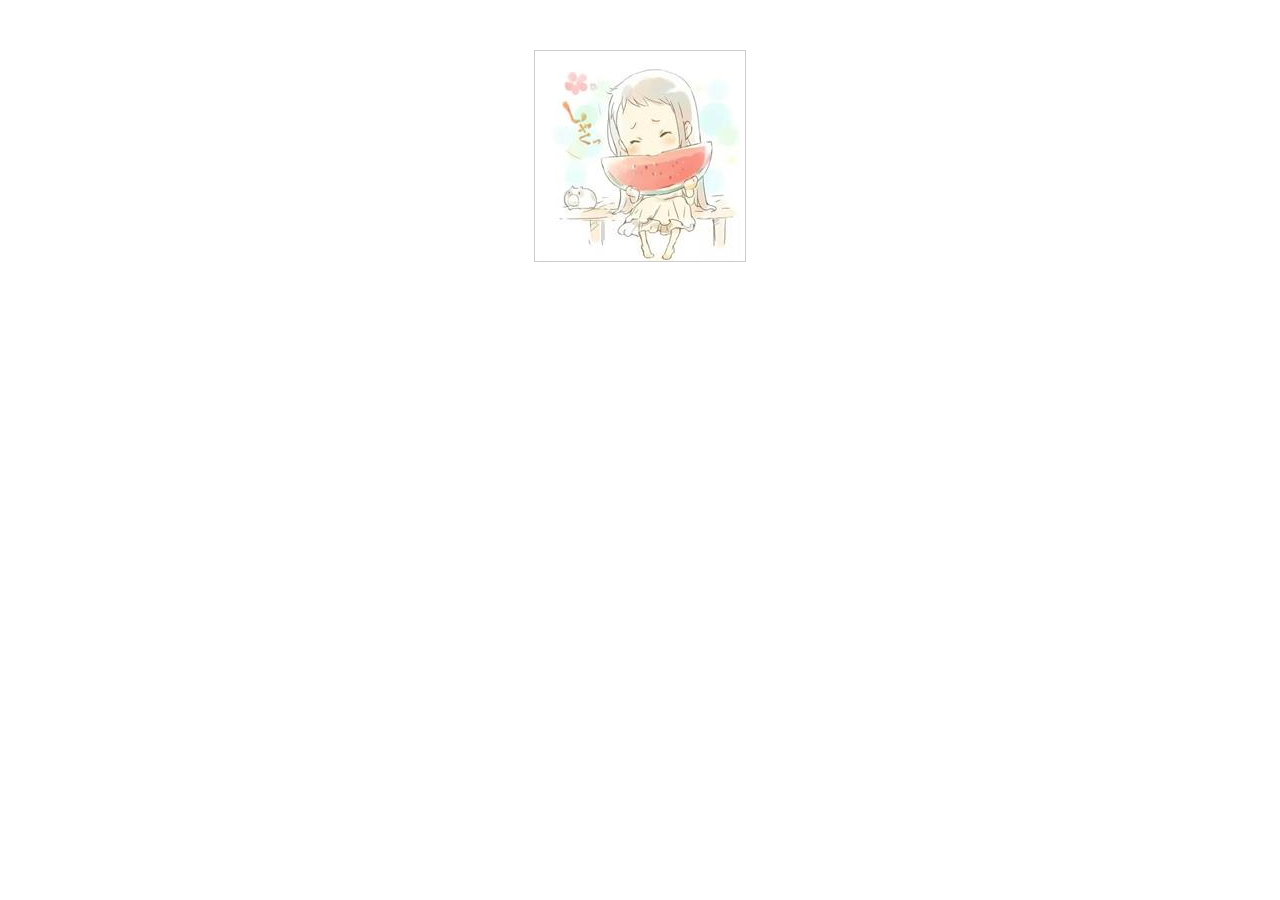
<file: 放大镜效果/demo.html>
<!DOCTYPE html>
<html lang="en">
<head>
    <meta charset="UTF-8">
    <title>放大镜</title>
    <link rel="stylesheet" href="style.css">
    <script type="text/javascript">
        function getByClass(oParent, sClass) {
            var aEle = oParent.getElementsByTagName("*");//*=所有
            var aTmp = [];
            var i = 0;
            for (i = 0; i < aEle.length; i++) {
                if (aEle[i].className == sClass) {
                    aTmp.push(aEle[i]);
                }
            }
            return aTmp;
        }
        ;
        window.onload = function () {
            var oDiv = document.getElementById("div1");
            var oMark = getByClass(oDiv, "mark")[0];
            var oFloat = getByClass(oDiv, "float_layer")[0];
            var oBig = getByClass(oDiv, "big_pic")[0];
            var oSmall = getByClass(oDiv, "small_pic")[0];
            var oImg = oBig.getElementsByTagName("img")[0];

            oMark.onmouseover = function () {
                oFloat.style.display = "block";
                oBig.style.display = "block";
            };

            oMark.onmouseout = function () {
                oFloat.style.display = "none";
                oBig.style.display = "none";
            };

            oMark.onmousemove = function (ev) {
                var oEvent = ev || event;

                var l = oEvent.clientX - oDiv.offsetLeft - oSmall.offsetLeft - oFloat.offsetWidth / 2;
                var t = oEvent.clientY - oDiv.offsetTop - oSmall.offsetTop - oFloat.offsetHeight / 2;

                if (l < 0) {
                    l = 0;
                } else if (l > oMark.offsetWidth - oFloat.offsetWidth) {
                    l = oMark.offsetWidth - oFloat.offsetWidth;
                }

                if (t < 0) {
                    t = 0;
                } else if (t > oMark.offsetHeight - oFloat.offsetHeight) {
                    t = oMark.offsetHeight - oFloat.offsetHeight;
                }

                oFloat.style.left = l + "px";
                oFloat.style.top = t + "px";

                var percentX = l / (oMark.offsetWidth - oFloat.offsetWidth);
                var percentY = t / (oMark.offsetHeight - oFloat.offsetHeight);
                oImg.style.left = -percentX * (oImg.offsetWidth - oBig.offsetWidth) + "px";
                oImg.style.top = -percentY * (oImg.offsetHeight - oBig.offsetHeight) + "px";

                document.title = l + "|" + t;
            };

        };
    </script>
</head>
<body>
<div id="div1">
    <div class="small_pic">
        <span class="mark"></span>
        <span class="float_layer"></span>
        <img src="images/small.jpg"/>
    </div>
    <div class="big_pic">
        <img src="images/big.png"/>
    </div>
</div>
</body>
</html>
</file>
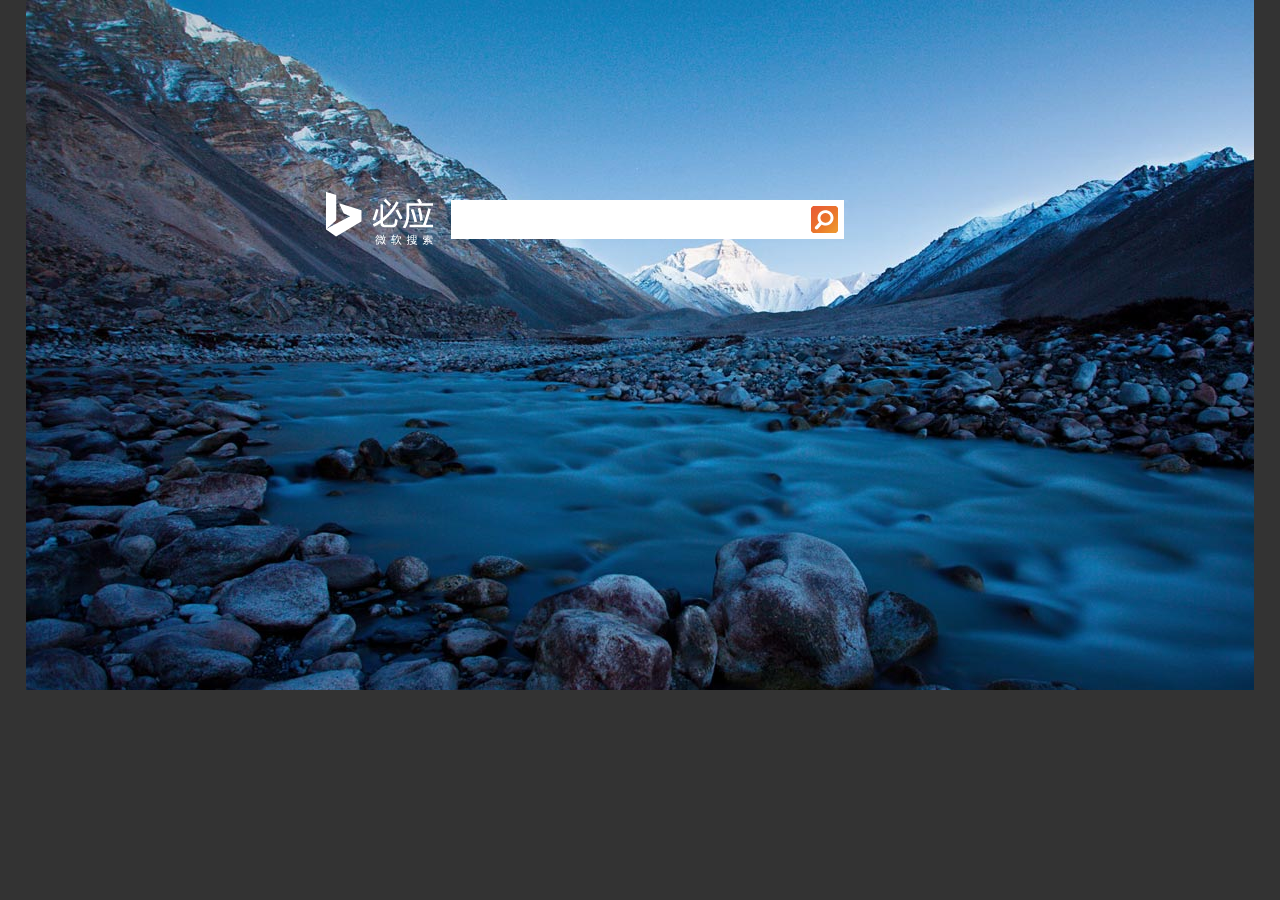
<file: 搜索框制作/智能提示搜索框/JS实现下拉框功能.html>
<!DOCTYPE html>
<html lang="en">
<head>
    <meta charset="UTF-8">
    <title>下拉框</title>
</head>
<style type="text/css">
    body {
        background-color: #333;
        padding: 0;
        margin: 0;
    }

    .big-div {
        background: url(river.jpg) no-repeat;
        width: 1228px;
        height: 690px;
        margin: 0 auto;
        position: relative;
    }

    .logo {
        background: url("logo.png");
        width: 107px;
        height: 53px;
        float: left;
        margin: -8px 18px 0 0;
    }

    form {
        float: left;
        background-color: #fff;
        padding: 5px;
    }

    .search-text {
        border: 0;
        float: left;
        height: 25px;
        line-height: 25px; /*为了使文本垂直居中*/
        outline: none; /*设置输入框边框为空*/
        width: 350px;
    }

    .search-button {
        border: 0;
        background-image: url("search-button.png");
        width: 29px;
        height: 29px;
        float: left;
    }

    .search-box {
        position: absolute;
        top: 200px;
        left: 300px;
    }

    .suggest {
        width: 388px;
        border: 1px solid #999;
        background: #FFF;
    }

    .suggest ul {
        list-style: none;
        padding: 0;
        margin: 0;
    }

    .suggest ul li {
        padding: 3px;
        font-size: 14px;
        line-height: 25px;
        cursor: pointer; /*设置当鼠标移入的时候光标变为手形*/
    }

    .suggest ul li:hover {
        text-decoration: underline;
        background-color: #e5e5e5;
    }

</style>
<body>
<div class="big-div">
    <div class="search-box">
        <div class="logo"></div>
        <form class="search-form" action="http://cn.bing.com/search" target="_self" id="search-form">
            <input type="text" class="search-text" name="q" id="search_input" autocomplete="off"/>
            <input type="submit" class="search-button" value=""/>
        </form>

    </div>
</div>
<div class="suggest" id="search-suggest" style="display: none;">
    <ul id="search-result">
        <li>搜索结果1</li>
        <li>搜索结果2</li>
    </ul>
</div>
<script>
    var getDOM = function (id) {
        return document.getElementById(id);
    };

    var getElementLeft = function (element) {
        var actualLeft = element.offsetLeft;
        var current = element.offsetParent;
        while (current !== null) {
            actualLeft += current.offsetLeft;
            current = current.offsetParent;
        }
        return actualLeft;
    };

    var getElementTop = function (element) {
        var actualTop = element.offsetTop;
        var current = element.offsetParent;
        while (current !== null) {
            actualTop += current.offsetTop;
            current = current.offsetParent;
        }
        return actualTop;
    };

    var addEvent = function (id, event, fn) {
        var el = getDOM(id) || document;//获取元素的引用，当取不到元素为id时使用element
        //处理浏览器兼容性问题
        if (el.addEventListener) {//适用于非IE
            el.addEventListener(event, fn, false);//（事件，处理事件的回调函数,false）
        } else if (el.attachEvent) {//适用于非IE
            el.attachEvent("on" + event, fn);//(on+...)
        }
    };

    //封装Ajax方法
    var ajaxGet = function (url, callback) {
        var _xhr = null;
        if (window.XMLHttpRequest) {
            _xhr = new window.XMLHttpRequest();
        } else if (window.ActiveXObject) {
            _xhr = new ActiveXObject("Msxml2.XMLHTTP");
        }
        _xhr.onreadystatechange = function () {
            if (_xhr.readyState == 4 && _xhr.status == 200) {//表示服务器正常响应
                callback(JSON.parse(_xhr.responseText));
            }
        };
        _xhr.open("get", url, false);//false表示异步的方式处理交互,不会影响用户体验
        _xhr.send(null);
    };
    //JSON.parse()把字符串转换为JS可以识别的对象

    //JS原生事件代理  ——为JS动态生成的页面元素添加事件时，通常需要使用事件代理来实现。
    var delegateEvent = function (target, event, fn) {
        addEvent(document, event, function (e) {
            if (e.target.nodeName == target.toUpperCase()) {
                fn.call(e.target);
            }
        });
    };

    addEvent("search_input", "keyup", function () {
        var searchText = getDOM("search_input").value;
        ajaxGet("http://cn.bing.com/qsonhs.aspx?q=" + searchText, function (d) {
            var d = d.AS.Results[0].Suggests;
            var html = "";
            for (var i = 0; i < d.length; i++) {
                html += "<li>" + d[i].Txt + "</li>";
            }
            var _dom = getDOM("search-suggest");
            getDOM("search-result").innerHTML = html;
            _dom.style.top = getElementTop(getDOM("search-form")) + 38 + "px";
            _dom.style.left = getElementLeft(getDOM("search-form")) + "px";
            _dom.style.position = "absolute";
            _dom.style.display = "block";
        });
    });

    delegateEvent("li", "click", function () {
        var keyword = this.innerHTML;
        location.href = "http://cn.bing.com/search?q=" + keyword;
    });

</script>
</body>
</html>
</file>
<file: 2048/2048.css>
header {
    display: block;
    margin: 0 auto;
    width: 100%;
    text-align: center;
}

header h1 {
    font-family: Arial;
    font-size: 40px;
    font-weight: bold;
}

header #newGameButton {
    display: block;
    margin: 20px auto;

    width: 100px;
    padding: 10px 10px;
    background-color: #8f7a66;

    font-family: Arial;
    color: white;

    border-radius: 10px;

    text-decoration: none;
}

header #newGameButton:hover {
    background-color: #9f8b77;
}

header p {
    font-family: Arial;
    font-size: 25px;
    margin: 20px auto;
}

#grid-container {
    width: 460px;
    height: 460px;
    padding: 20px;

    margin: 50px auto;
    background-color: #bbada0;

    border-radius: 10px;
    position: relative;
}

.grid-cell {
    width: 100px;
    height: 100px;
    border-radius: 6px;
    background-color: #ccc0b3;

    position: absolute;
}

.number-cell{
    border-radius: 6px;

    font-family: Arial;
    font-weight:bold;
    font-size:60px;
    line-height:100px;
    text-align: center;

    position: absolute;

}
</file>
<file: 手风琴效果/css/main.css>
* {
    margin: 0;
    padding: 0;
    list-style: none;
}

#box {
    width: 1000px;
    height: 260px;
    background: #963;
    margin: 100px auto;
    overflow: hidden;
}

#box ul {
    width: 1050px;
}

#box ul li {
    width: 144px;
    height: 260px;
    float: left;
    position: relative;
}

.img {
    width: 100%;
    height: 100%;
    background-position: center; /*背景图片定位 设置居中*/
}

.shadow {
    width: 100%;
    height: 100%;
    background: rgba(0, 0, 0, 0.5);
    position: absolute;
    top: 0;
    left: 0;
}

.shadow h2 {
    width: 30px;
    margin: 50px auto;
    font-family: "微软雅黑";
    color: #fff;
}
</file>
<file: 放大镜效果/style.css>
#div1 {
    width: 200px;
    height: 200px;
    padding: 5px;
    border: 1px solid #ccc;
    margin:0 auto;
    margin-top:50px;
    position: relative;
}

#div1 .small_pic {
    width: 200px;
    height: 200px;
    background: #eee;
    position: relative;
}

#div1 .float_layer {
    width: 50px;
    height: 50px;
    border: 1px solid #000;
    background: #fff;
    filter: alpha(opacity:30);
    opacity: 0.3;
    position: absolute;
    top: 0;
    left: 0;
    display: none;
}

#div1 .mark {
    width: 100%;
    height: 100%;
    position: absolute;
    z-index: 2;
    left: 0px;
    top: 0px;
    background: red;
    filter: alpha(opacity:0);
    opacity: 0;
}

#div1 .big_pic {
    position: absolute;
    top: -1px;
    left: 215px;
    width: 250px;
    height: 250px;
    overflow: hidden;
    border: 2px solid #CCC;
    display: none;
}

#div1 .big_pic img {
    position: absolute;
    top: -30px;
    left: -80px;
}
</file>
